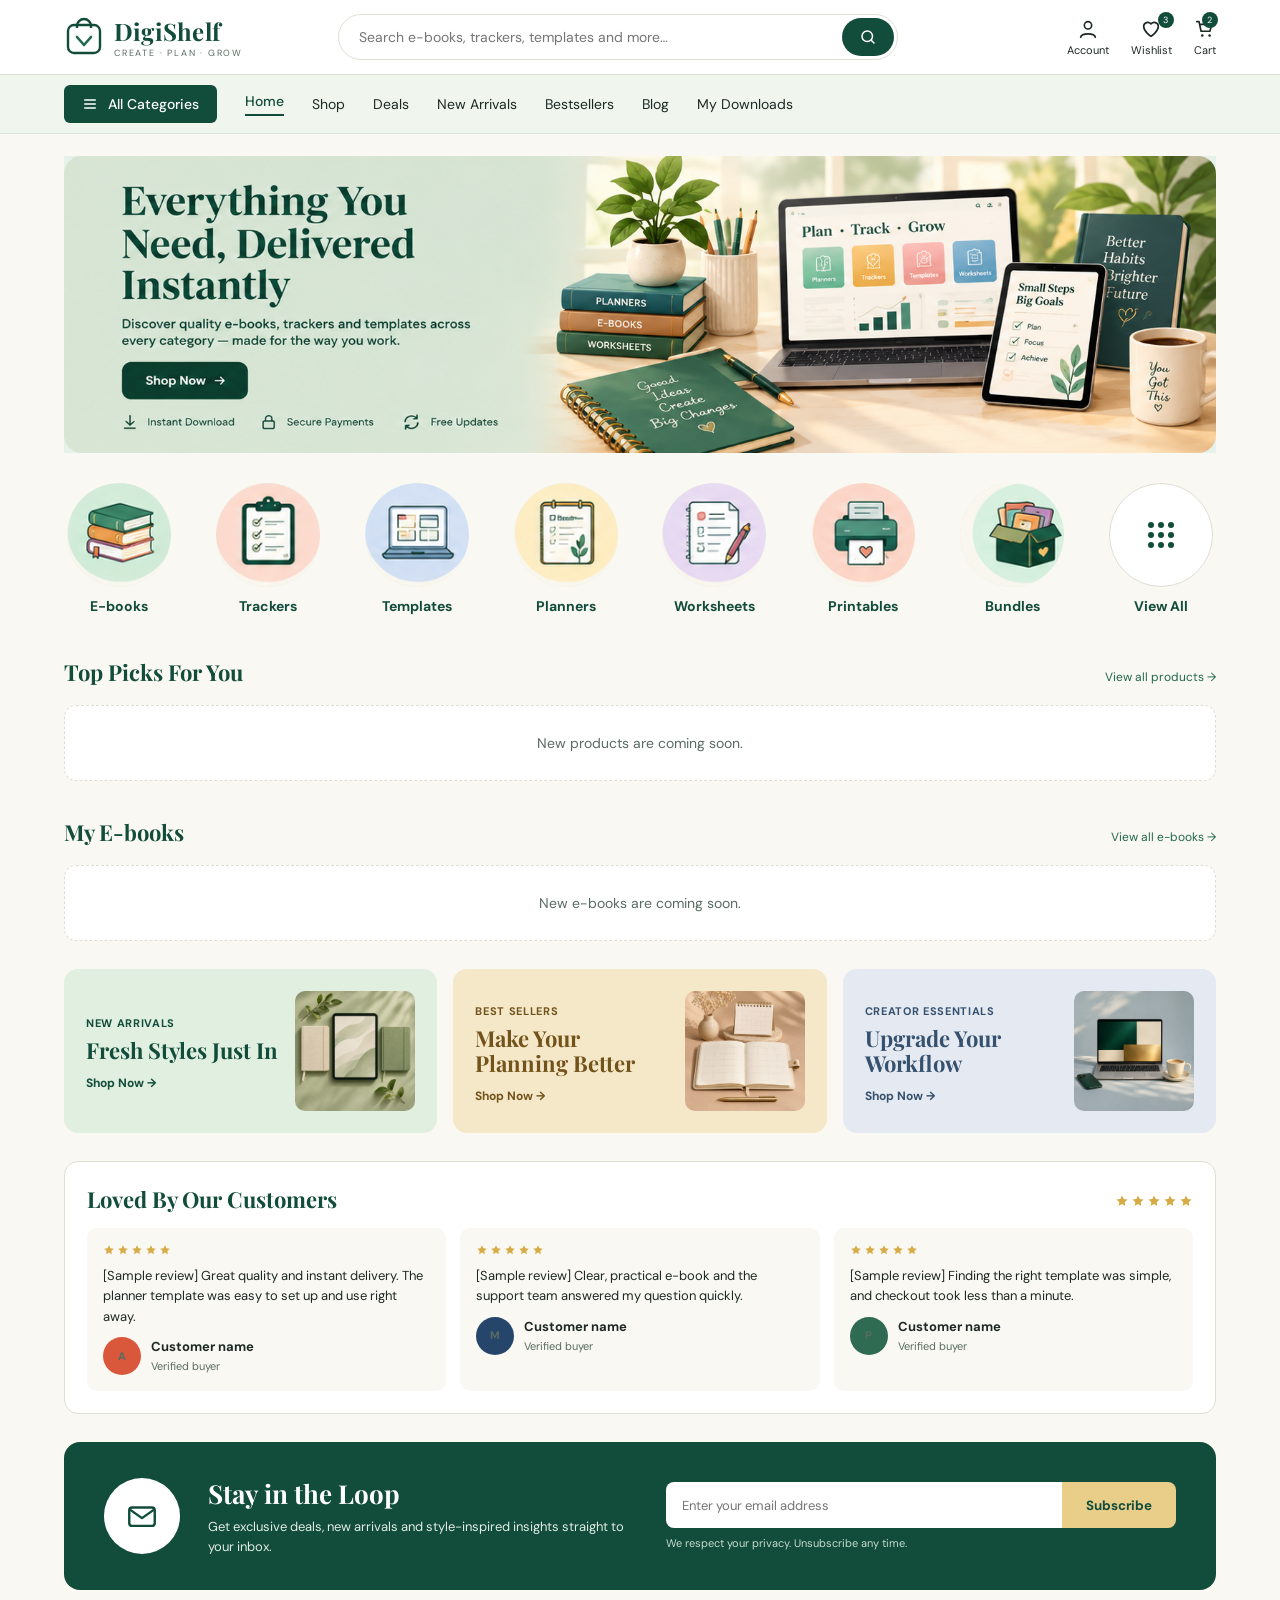
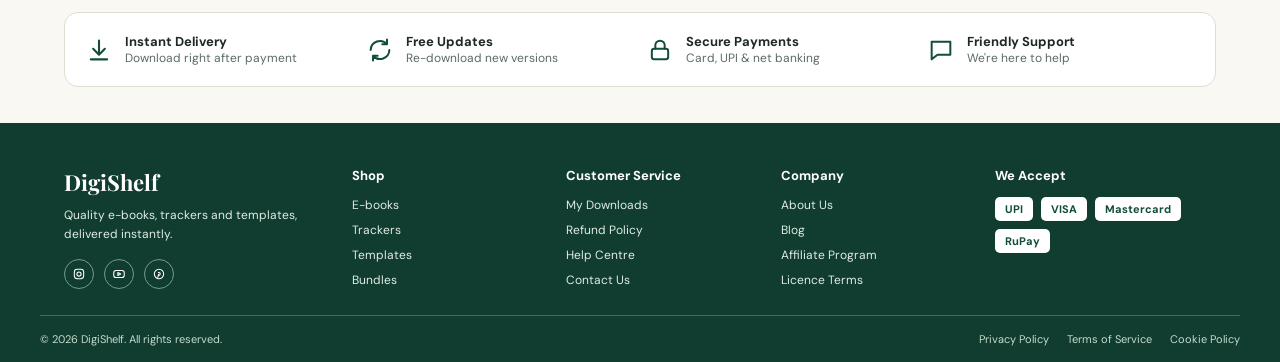
<file: index.html>
<!doctype html>
<html lang="en">
<head>
<meta charset="utf-8">
<meta name="viewport" content="width=device-width, initial-scale=1">
<title>DigiShelf – Digital Products Store</title>
<link rel="preconnect" href="https://fonts.googleapis.com">
<link href="https://fonts.googleapis.com/css2?family=DM+Sans:wght@400;500;700&family=Playfair+Display:wght@600;700&display=swap" rel="stylesheet">
<link rel="stylesheet" href="style.css">

</head>
<body>

<svg width="0" height="0" style="position:absolute" aria-hidden="true">
<symbol id="star" viewBox="0 0 24 24"><path d="M12 2.5l2.9 6.1 6.6.8-4.9 4.6 1.3 6.6L12 17.2 6.1 20.6l1.3-6.6L2.5 9.4l6.6-.8z" fill="currentColor"/></symbol>
<symbol id="cart" viewBox="0 0 24 24"><path d="M3 4h2.5l2.2 10.5h9.6L19.5 7H6.5" fill="none" stroke="currentColor" stroke-width="1.8" stroke-linecap="round" stroke-linejoin="round"/><circle cx="9" cy="19" r="1.4" fill="currentColor"/><circle cx="17" cy="19" r="1.4" fill="currentColor"/></symbol>
<symbol id="dl" viewBox="0 0 24 24"><path d="M12 4v11M7 11l5 5 5-5M5 20h14" fill="none" stroke="currentColor" stroke-width="1.8" stroke-linecap="round" stroke-linejoin="round"/></symbol>
</svg>

<!-- HEADER -->
<header class="top">
<div class="wrap">
<a href="index.html" class="logo">
<svg width="40" height="40" viewBox="0 0 40 40" aria-hidden="true"><rect x="4" y="8" width="32" height="28" rx="6" fill="none" stroke="#124c3b" stroke-width="2.4"/><path d="M13 8V6a7 7 0 0 1 14 0v2" fill="none" stroke="#124c3b" stroke-width="2.4" transform="translate(0 3)"/><path d="M13 20l7 8 7-8" fill="none" stroke="#21684f" stroke-width="2.6" stroke-linecap="round" stroke-linejoin="round"/></svg>
<span><b>DigiShelf</b><small>Create · Plan · Grow</small></span>
</a>
<form class="search" action="category.html" method="get"><input type="hidden" name="cat" value="all">
<label for="q" class="sr">Search</label>
<input id="q" name="q" type="text" placeholder="Search e-books, trackers, templates and more…">
<button type="submit" aria-label="Search"><svg width="18" height="18" viewBox="0 0 24 24" fill="none" stroke="#fff" stroke-width="2" stroke-linecap="round"><circle cx="11" cy="11" r="7"/><path d="M20 20l-4-4"/></svg></button>
</form>
<div class="icons">
<a href="#" class="ico"><svg width="22" height="22" viewBox="0 0 24 24" fill="none" stroke="#1d2924" stroke-width="1.8" stroke-linecap="round"><circle cx="12" cy="8" r="4"/><path d="M4 21c1-5 15-5 16 0"/></svg>Account</a>
<a href="#" class="ico"><svg width="22" height="22" viewBox="0 0 24 24" fill="none" stroke="#1d2924" stroke-width="1.8" stroke-linejoin="round"><path d="M12 20s-8-5-8-11a4.5 4.5 0 0 1 8-2.5A4.5 4.5 0 0 1 20 9c0 6-8 11-8 11z"/></svg>Wishlist<i>3</i></a>
<a href="#" class="ico"><svg width="22" height="22" style="color:#1d2924"><use href="#cart"/></svg>Cart<i>2</i></a>
</div>
</div>
</header>
<nav class="menu">
<div class="wrap">
<a href="#" class="allcat"><svg width="16" height="16" viewBox="0 0 24 24" fill="none" stroke="#fff" stroke-width="2" stroke-linecap="round"><path d="M4 6h16M4 12h16M4 18h16"/></svg>All Categories</a>
<a href="index.html" class="cur">Home</a><a href="category.html?cat=all">Shop</a><a href="#">Deals</a><a href="#">New Arrivals</a><a href="#">Bestsellers</a><a href="#">Blog</a><a href="#">My Downloads</a>
</div>
</nav>

<main class="wrap">

<section class="hero-banner" aria-label="Featured collections">
<img src="images/hero.png" alt="Everything You Need, Delivered Instantly — quality e-books, trackers and templates across every category">
<a class="shop-hit" href="category.html?cat=all" aria-label="Shop Now"></a>
</section>

<!-- CATEGORY ICONS (clickable, managed from admin panel) -->
<nav aria-label="Browse categories"><ul class="cats" id="cats"></ul></nav>

<!-- TOP PICKS -->
<section class="sec" id="shop">
<div class="sec-h"><h2>Top Picks For You</h2><a href="category.html?cat=all">View all products →</a></div>
<div class="grid" id="top-picks" aria-live="polite"><div class="empty">Loading products…</div></div>
</section>


<!-- MY E-BOOKS (managed from admin panel) -->
<section class="sec" id="ebooks">
<div class="sec-h"><h2>My E-books</h2><a href="category.html?cat=ebooks">View all e-books →</a></div>
<div class="pgrid" id="ebook-list"><div class="empty">Loading e-books…</div></div>
</section>

<!-- PROMO BANNERS -->
<section class="promos" aria-label="Collections">
<div class="promo" style="background:#e0efdf;color:#124c3b"><div><small>New Arrivals</small><h3>Fresh Styles Just In</h3><a href="category.html?cat=all">Shop Now →</a></div>
<img class="promo-photo" src="images/promos/arrivals.png" alt="Tablet and notebooks on a soft sage background" width="120" height="120" loading="lazy"></div>
<div class="promo" style="background:#f5e8c8;color:#72531b"><div><small>Best Sellers</small><h3>Make Your Planning Better</h3><a href="category.html?cat=planners">Shop Now →</a></div>
<img class="promo-photo" src="images/promos/planning.png" alt="Planner and desk calendar on a warm cream background" width="120" height="120" loading="lazy"></div>
<div class="promo" style="background:#e5eaf2;color:#35516e"><div><small>Creator Essentials</small><h3>Upgrade Your Workflow</h3><a href="category.html?cat=templates">Shop Now →</a></div>
<img class="promo-photo" src="images/promos/workflow.png" alt="Laptop and creative workspace on a soft blue background" width="120" height="120" loading="lazy"></div>
</section>

<!-- REVIEWS -->
<section class="rev">
<div class="sec-h"><h2>Loved By Our Customers</h2><div class="stars" aria-label="Five star rating"><svg width="14" height="14"><use href="#star"/></svg><svg width="14" height="14"><use href="#star"/></svg><svg width="14" height="14"><use href="#star"/></svg><svg width="14" height="14"><use href="#star"/></svg><svg width="14" height="14"><use href="#star"/></svg></div></div>
<div class="revs">
<div class="r"><div class="stars"><svg width="12" height="12"><use href="#star"/></svg><svg width="12" height="12"><use href="#star"/></svg><svg width="12" height="12"><use href="#star"/></svg><svg width="12" height="12"><use href="#star"/></svg><svg width="12" height="12"><use href="#star"/></svg></div><div>[Sample review] Great quality and instant delivery. The planner template was easy to set up and use right away.</div><div class="who"><span class="av" style="background:#d9573b">A</span><div><b>Customer name</b><span>Verified buyer</span></div></div></div>
<div class="r"><div class="stars"><svg width="12" height="12"><use href="#star"/></svg><svg width="12" height="12"><use href="#star"/></svg><svg width="12" height="12"><use href="#star"/></svg><svg width="12" height="12"><use href="#star"/></svg><svg width="12" height="12"><use href="#star"/></svg></div><div>[Sample review] Clear, practical e-book and the support team answered my question quickly.</div><div class="who"><span class="av" style="background:#26456b">M</span><div><b>Customer name</b><span>Verified buyer</span></div></div></div>
<div class="r"><div class="stars"><svg width="12" height="12"><use href="#star"/></svg><svg width="12" height="12"><use href="#star"/></svg><svg width="12" height="12"><use href="#star"/></svg><svg width="12" height="12"><use href="#star"/></svg><svg width="12" height="12"><use href="#star"/></svg></div><div>[Sample review] Finding the right template was simple, and checkout took less than a minute.</div><div class="who"><span class="av" style="background:#2f6b52">P</span><div><b>Customer name</b><span>Verified buyer</span></div></div></div>
</div>
</section>

<!-- NEWSLETTER -->
<section class="loop">
<span class="mail"><svg width="34" height="34" viewBox="0 0 24 24" fill="none" stroke="#124c3b" stroke-width="1.7" stroke-linejoin="round"><rect x="3" y="6" width="18" height="13" rx="2"/><path d="M3.5 7.5L12 13.5l8.5-6"/></svg></span>
<div class="txt"><h2>Stay in the Loop</h2><p>Get exclusive deals, new arrivals and style-inspired insights straight to your inbox.</p></div>
<form onsubmit="return false">
<label for="em" class="sr">Email address</label>
<input id="em" type="email" placeholder="Enter your email address">
<button type="submit">Subscribe</button>
<small>We respect your privacy. Unsubscribe any time.</small>
</form>
</section>

<!-- PERKS -->
<section class="perks">
<div class="perk"><svg width="28" height="28" style="color:#124c3b"><use href="#dl"/></svg><div><b>Instant Delivery</b>Download right after payment</div></div>
<div class="perk"><svg width="28" height="28" viewBox="0 0 24 24" fill="none" stroke="#124c3b" stroke-width="1.7" stroke-linecap="round" stroke-linejoin="round"><path d="M4 12a8 8 0 0 1 14-5M20 12a8 8 0 0 1-14 5M18 3v4h-4M6 21v-4h4"/></svg><div><b>Free Updates</b>Re-download new versions</div></div>
<div class="perk"><svg width="28" height="28" viewBox="0 0 24 24" fill="none" stroke="#124c3b" stroke-width="1.7" stroke-linecap="round" stroke-linejoin="round"><rect x="5" y="11" width="14" height="9" rx="2"/><path d="M8 11V8a4 4 0 0 1 8 0v3"/></svg><div><b>Secure Payments</b>Card, UPI &amp; net banking</div></div>
<div class="perk"><svg width="28" height="28" viewBox="0 0 24 24" fill="none" stroke="#124c3b" stroke-width="1.7" stroke-linecap="round" stroke-linejoin="round"><path d="M4 5h16v11H9l-5 4z"/></svg><div><b>Friendly Support</b>We're here to help</div></div>
</section>

</main>

<!-- FOOTER -->
<footer>
<div class="wrap fcols">
<div class="fcol"><b style="font-family:var(--serif);font-size:22px;color:#fff">DigiShelf</b><p>Quality e-books, trackers and templates, delivered instantly.</p>
<div class="soc">
<a href="#" aria-label="Instagram"><svg width="14" height="14" viewBox="0 0 24 24" fill="none" stroke="#fff" stroke-width="1.8"><rect x="4" y="4" width="16" height="16" rx="5"/><circle cx="12" cy="12" r="3.6"/></svg></a>
<a href="#" aria-label="YouTube"><svg width="14" height="14" viewBox="0 0 24 24" fill="none" stroke="#fff" stroke-width="1.8" stroke-linejoin="round"><rect x="3" y="6" width="18" height="12" rx="4"/><path d="M10 9.5l5 2.5-5 2.5z"/></svg></a>
<a href="#" aria-label="Pinterest"><svg width="14" height="14" viewBox="0 0 24 24" fill="none" stroke="#fff" stroke-width="1.8" stroke-linecap="round"><circle cx="12" cy="12" r="8"/><path d="M11 9.5c1.6-.6 3 .4 3 1.9 0 1.7-1.3 3.1-2.6 2.6M11.3 12.5L10 18"/></svg></a>
</div></div>
<div class="fcol"><h4>Shop</h4><a href="category.html?cat=ebooks">E-books</a><a href="category.html?cat=trackers">Trackers</a><a href="category.html?cat=templates">Templates</a><a href="category.html?cat=bundles">Bundles</a></div>
<div class="fcol"><h4>Customer Service</h4><a href="#">My Downloads</a><a href="#">Refund Policy</a><a href="#">Help Centre</a><a href="#">Contact Us</a></div>
<div class="fcol"><h4>Company</h4><a href="#">About Us</a><a href="#">Blog</a><a href="#">Affiliate Program</a><a href="#">Licence Terms</a></div>
<div class="fcol"><h4>We Accept</h4><div class="pay"><span>UPI</span><span>VISA</span><span>Mastercard</span><span>RuPay</span></div></div>
</div>
<div class="wrap copy"><span>© 2026 DigiShelf. All rights reserved.</span><div><a href="#">Privacy Policy</a><a href="#">Terms of Service</a><a href="#">Cookie Policy</a></div></div>
</footer>

<script src="app.js"></script>
<script>
document.querySelectorAll('.heart').forEach(function(b){b.addEventListener('click',function(){b.classList.toggle('on')})});
</script>
</body>
</html>
</file>
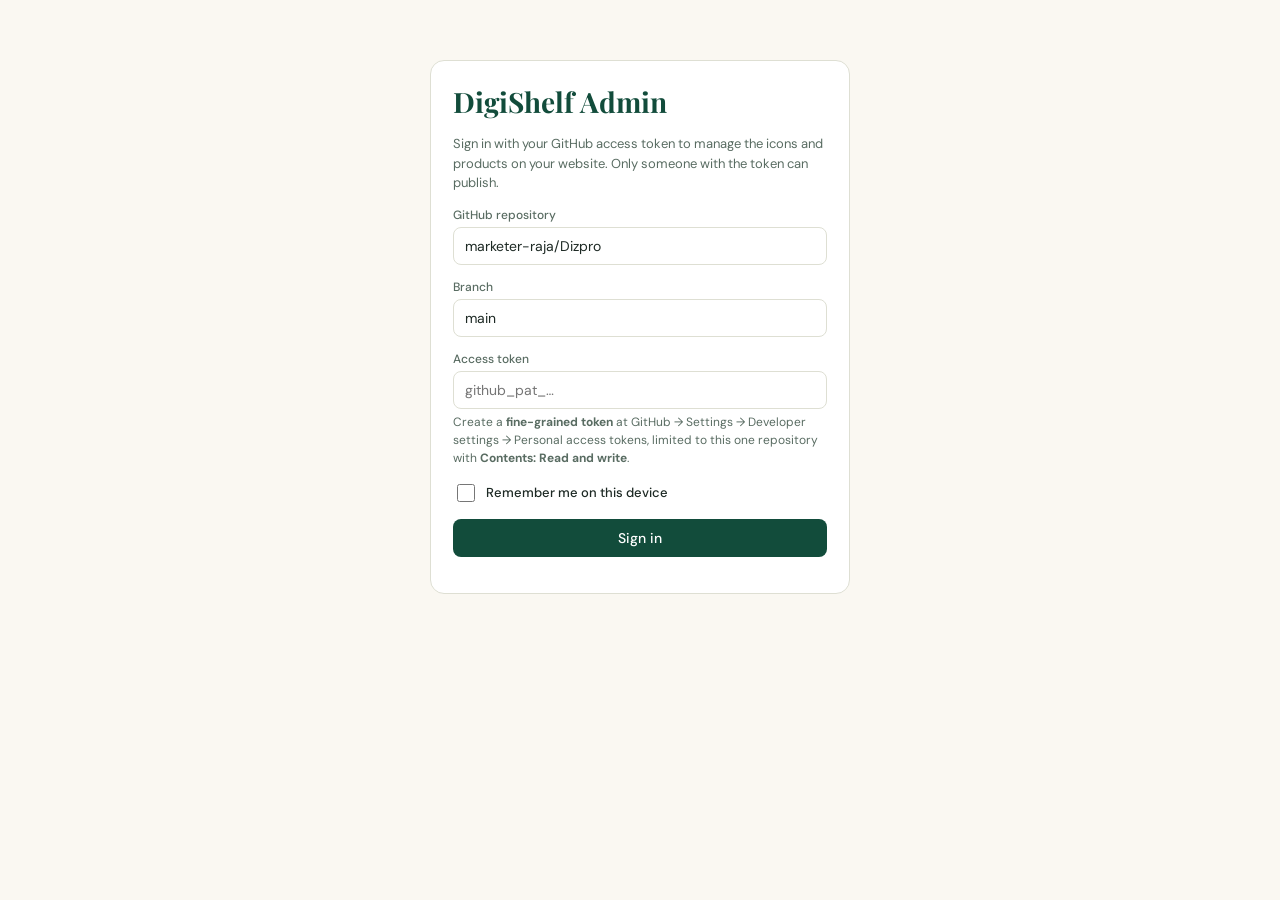
<file: admin.html>
<!doctype html>
<html lang="en">
<head>
<meta charset="utf-8">
<meta name="viewport" content="width=device-width, initial-scale=1">
<meta name="robots" content="noindex,nofollow">
<title>Admin – DigiShelf</title>
<link href="https://fonts.googleapis.com/css2?family=DM+Sans:wght@400;500;700&family=Playfair+Display:wght@600;700&display=swap" rel="stylesheet">
<style>
:root{--g:#124c3b;--g2:#21684f;--mint:#e5f1e9;--cream:#faf8f2;--ink:#1d2924;--muted:#596c62;--gold:#d7ab45;--line:#dedfd3;--red:#c0392b;--serif:'Playfair Display',Georgia,serif}
*{box-sizing:border-box}
body{margin:0;font-family:'DM Sans',system-ui,sans-serif;background:var(--cream);color:var(--ink);font-size:14px}
h1,h2,h3{font-family:var(--serif);margin:0;color:var(--g)}
a{color:var(--g2)}
button,input,select,textarea{font-family:inherit;font-size:14px}
input[type=text],input[type=password],input[type=number],input[type=url],select,textarea{width:100%;padding:9px 11px;border:1px solid var(--line);border-radius:8px;background:#fff;color:var(--ink)}
textarea{min-height:70px;resize:vertical}
label{display:block;font-weight:500;font-size:12px;color:var(--muted);margin:0 0 4px}
.btn{border:0;border-radius:8px;padding:10px 18px;font-weight:500;cursor:pointer;background:var(--g);color:#fff}
.btn:hover{background:var(--g2)}
.btn.ghost{background:#fff;color:var(--g);border:1px solid var(--line)}
.btn.ghost:hover{background:var(--mint)}
.btn.danger{background:#fff;color:var(--red);border:1px solid #efc4be}
.btn.sm{padding:6px 12px;font-size:12px}
.btn:disabled{opacity:.5;cursor:not-allowed}
.wrap{max-width:1000px;margin:0 auto;padding:0 20px}
.bar{background:#fff;border-bottom:1px solid var(--line);position:sticky;top:0;z-index:5}
.bar .wrap{display:flex;align-items:center;gap:14px;padding-top:12px;padding-bottom:12px;flex-wrap:wrap}
.bar h1{font-size:22px;margin-right:auto}
.pill{font-size:12px;padding:4px 10px;border-radius:999px;background:var(--mint);color:var(--g)}
.pill.dirty{background:#fde9c7;color:#7a5200}
.box{background:#fff;border:1px solid var(--line);border-radius:14px;padding:22px;margin-top:20px}
.login{max-width:460px;margin:60px auto}
.login .box{display:grid;gap:14px}
.tabs{display:flex;gap:8px;margin-top:20px}
.tab{padding:9px 18px;border-radius:999px;border:1px solid var(--line);background:#fff;cursor:pointer;font-weight:500}
.tab.on{background:var(--g);color:#fff;border-color:var(--g)}
.row{display:flex;gap:14px;align-items:flex-start;padding:14px 0;border-bottom:1px solid var(--line)}
.row:last-child{border-bottom:0}
.thumb{width:64px;height:64px;border-radius:50%;object-fit:cover;background:var(--mint);flex:none}
.thumb.sq{border-radius:8px}
.grow{flex:1;min-width:0;display:grid;gap:10px}
.two{display:grid;grid-template-columns:1fr 1fr;gap:10px}
.three{display:grid;grid-template-columns:1fr 1fr 1fr;gap:10px}
.acts{display:flex;gap:8px;flex-wrap:wrap;align-items:center}
.sw{display:inline-flex;align-items:center;gap:8px;cursor:pointer;font-weight:500;font-size:13px;color:var(--ink);margin:0}
.sw input{width:18px;height:18px;accent-color:var(--g)}
.tag{font-size:11px;padding:2px 8px;border-radius:999px;background:var(--mint);color:var(--g)}
.tag.draft{background:#eee;color:#666}
.msg{padding:10px 14px;border-radius:8px;margin-top:16px;font-size:13px}
.msg.err{background:#fbe5e2;color:#8a1f13}.msg.ok{background:#e0f1e4;color:#14532d}.msg.info{background:#eff4ed;color:var(--muted)}
.hint{font-size:12px;color:var(--muted);margin:4px 0 0;line-height:1.5}
.pt{display:flex;justify-content:space-between;align-items:center;gap:10px;flex-wrap:wrap;margin-bottom:6px}
.hide{display:none!important}
dialog{border:0;border-radius:14px;padding:24px;width:min(560px,94vw);box-shadow:0 20px 60px rgba(0,0,0,.25)}
dialog::backdrop{background:rgba(13,59,46,.45)}
dialog form{display:grid;gap:12px}
@media(max-width:640px){.two,.three{grid-template-columns:1fr}.row{flex-wrap:wrap}}
</style>
</head>
<body>

<!-- LOGIN -->
<div id="login" class="wrap login">
  <div class="box">
    <h1>DigiShelf Admin</h1>
    <p class="hint" style="font-size:13px;margin:0">Sign in with your GitHub access token to manage the icons and products on your website. Only someone with the token can publish.</p>
    <div><label for="repo">GitHub repository</label><input id="repo" type="text" value="marketer-raja/Dizpro" placeholder="owner/repository"></div>
    <div><label for="branch">Branch</label><input id="branch" type="text" value="main"></div>
    <div><label for="token">Access token</label><input id="token" type="password" autocomplete="off" placeholder="github_pat_…">
      <p class="hint">Create a <b>fine-grained token</b> at GitHub → Settings → Developer settings → Personal access tokens, limited to this one repository with <b>Contents: Read and write</b>.</p></div>
    <label class="sw"><input id="remember" type="checkbox"> Remember me on this device</label>
    <button class="btn" id="connect">Sign in</button>
    <div id="loginMsg"></div>
  </div>
</div>

<!-- APP -->
<div id="app" class="hide">
  <div class="bar"><div class="wrap">
    <h1>DigiShelf Admin</h1>
    <span class="pill" id="state">All changes published</span>
    <a class="btn ghost sm" href="index.html" target="_blank" style="text-decoration:none">View site ↗</a>
    <button class="btn ghost sm" id="backup">Download backup</button>
    <button class="btn" id="publish" disabled>Publish to website</button>
    <button class="btn ghost sm" id="logout">Sign out</button>
  </div></div>
  <div class="wrap">
    <div id="appMsg"></div>
    <div class="tabs"><button class="tab on" data-t="icons">Icons (categories)</button><button class="tab" data-t="products">Products</button></div>

    <section id="t-icons" class="box">
      <div class="pt"><h2>Homepage icons</h2><button class="btn sm" id="addIcon">+ Add icon</button></div>
      <p class="hint">Each icon on the homepage links to its own page (<code>category.html?cat=…</code>) listing the products you publish in it. Leave the link blank to use that page, or paste any custom link. Untick “Published” to hide an icon.</p>
      <div id="iconList"></div>
    </section>

    <section id="t-products" class="box hide">
      <div class="pt"><h2>Products</h2>
        <div class="acts"><select id="filterCat" style="width:auto"></select><button class="btn sm" id="addProd">+ Add product</button></div></div>
      <p class="hint">The six newest products marked <b>Published</b> appear in “Top Picks For You”. Published e-books also appear in “My E-books”. All published products appear in the shop and their category pages. Save your product, then click <b>Publish to website</b> to make it live.</p>
      <div id="prodList"></div>
    </section>
  </div>
</div>

<!-- PRODUCT DIALOG -->
<dialog id="pdlg">
  <form method="dialog" id="pform">
    <h2 id="pdlgTitle">Add product</h2>
    <div><label for="p_title">Title *</label><input id="p_title" type="text" required></div>
    <div class="two">
      <div><label for="p_cat">Icon / category *</label><select id="p_cat"></select></div>
      <div><label for="p_link">Buy / download link *</label><input id="p_link" type="url" placeholder="https://…" required></div>
    </div>
    <div class="two">
      <div><label for="p_price">Price (₹)</label><input id="p_price" type="number" min="0" step="1" placeholder="299"></div>
      <div><label for="p_mrp">Original price (₹, optional)</label><input id="p_mrp" type="number" min="0" step="1" placeholder="365"></div>
    </div>
    <div><label for="p_desc">Short description</label><textarea id="p_desc" maxlength="200"></textarea></div>
    <div><label>Cover image</label>
      <div class="acts"><img id="p_prev" class="thumb sq hide" alt=""><input id="p_file" type="file" accept="image/*"></div>
      <p class="hint">Resized automatically and uploaded when you publish.</p></div>
    <label class="sw"><input id="p_pub" type="checkbox" checked> Published (visible on the website)</label>
    <div class="acts" style="justify-content:flex-end"><button type="button" class="btn ghost" id="pcancel">Cancel</button><button type="submit" class="btn">Save</button></div>
  </form>
</dialog>

<script>
(function(){
'use strict';
var $=function(id){return document.getElementById(id)};
var DATA_PATH='data/products.json';
var S={repo:'',branch:'main',token:'',sha:null,data:null,dirty:false,editing:null,pendingImg:null};

function esc(s){return String(s==null?'':s).replace(/[&<>"']/g,function(c){return{'&':'&amp;','<':'&lt;','>':'&gt;','"':'&quot;',"'":'&#39;'}[c]})}
function msg(el,t,type){el.innerHTML=t?'<div class="msg '+(type||'info')+'">'+esc(t)+'</div>':''}
function slug(s){return String(s).toLowerCase().replace(/[^a-z0-9]+/g,'-').replace(/^-|-$/g,'')||'item'}
function uid(){return 'p'+Date.now().toString(36)+Math.random().toString(36).slice(2,5)}
function setDirty(v){S.dirty=v;$('state').textContent=v?'Unpublished changes':'All changes published';$('state').className='pill'+(v?' dirty':'');$('publish').disabled=!v}

/* ---------- GitHub API ---------- */
function api(path,opt){
  opt=opt||{};
  return fetch('https://api.github.com/repos/'+S.repo+'/contents/'+path+(opt.method==='PUT'?'':'?ref='+encodeURIComponent(S.branch)),{
    method:opt.method||'GET',
    headers:{'Accept':'application/vnd.github+json','Authorization':'Bearer '+S.token,'X-GitHub-Api-Version':'2022-11-28'},
    body:opt.body?JSON.stringify(opt.body):undefined
  }).then(function(r){
    return r.json().catch(function(){return{}}).then(function(j){
      if(!r.ok){var e=new Error(j.message||('HTTP '+r.status));e.status=r.status;throw e}
      return j;
    });
  });
}
function utf8ToB64(str){var b=new TextEncoder().encode(str),s='';for(var i=0;i<b.length;i+=8192)s+=String.fromCharCode.apply(null,b.subarray(i,i+8192));return btoa(s)}
function b64ToUtf8(b64){var bin=atob(b64.replace(/\s/g,'')),a=new Uint8Array(bin.length);for(var i=0;i<bin.length;i++)a[i]=bin.charCodeAt(i);return new TextDecoder().decode(a)}
function friendly(e){
  if(e.status===401)return 'GitHub rejected the token (401). Check that it is correct and not expired.';
  if(e.status===403||e.status===404)return 'Access denied or repository not found ('+e.status+'). Make sure the repo name is right and the token has “Contents: Read and write” on it.';
  if(e.status===409||e.status===422)return 'The site data changed on GitHub meanwhile. Sign out, sign in again and retry. ('+e.message+')';
  return e.message||'Something went wrong.';
}
function loadRemote(){
  return api(DATA_PATH).then(function(f){S.sha=f.sha;S.data=JSON.parse(b64ToUtf8(f.content))});
}

/* ---------- login ---------- */
function connect(){
  S.repo=$('repo').value.trim().replace(/^https?:\/\/github\.com\//,'').replace(/\.git$/,'').replace(/\/$/,'');
  S.branch=$('branch').value.trim()||'main';
  S.token=$('token').value.trim();
  if(!/^[\w.-]+\/[\w.-]+$/.test(S.repo)||!S.token){msg($('loginMsg'),'Enter the repository (owner/name) and your token.','err');return}
  msg($('loginMsg'),'Connecting…','info');$('connect').disabled=true;
  loadRemote().then(function(){
    var store=$('remember').checked?localStorage:sessionStorage;
    try{localStorage.removeItem('ds_admin');sessionStorage.removeItem('ds_admin');store.setItem('ds_admin',JSON.stringify({repo:S.repo,branch:S.branch,token:S.token}))}catch(e){}
    $('login').classList.add('hide');$('app').classList.remove('hide');
    S.data.categories=S.data.categories||[];S.data.products=S.data.products||[];
    renderAll();setDirty(false);
  }).catch(function(e){msg($('loginMsg'),friendly(e),'err')}).then(function(){$('connect').disabled=false});
}
$('connect').onclick=connect;
$('token').addEventListener('keydown',function(e){if(e.key==='Enter')connect()});
$('logout').onclick=function(){if(S.dirty&&!confirm('You have unpublished changes. Sign out anyway?'))return;try{localStorage.removeItem('ds_admin');sessionStorage.removeItem('ds_admin')}catch(e){}location.reload()};
(function restore(){
  try{var s=JSON.parse(localStorage.getItem('ds_admin')||sessionStorage.getItem('ds_admin')||'null');
    if(s){$('repo').value=s.repo;$('branch').value=s.branch;$('token').value=s.token;$('remember').checked=!!localStorage.getItem('ds_admin');connect()}}catch(e){}
})();
window.addEventListener('beforeunload',function(e){if(S.dirty){e.preventDefault();e.returnValue=''}});

/* ---------- tabs ---------- */
document.querySelectorAll('.tab').forEach(function(b){b.onclick=function(){
  document.querySelectorAll('.tab').forEach(function(x){x.classList.toggle('on',x===b)});
  $('t-icons').classList.toggle('hide',b.dataset.t!=='icons');$('t-products').classList.toggle('hide',b.dataset.t!=='products');
}});

/* ---------- image helpers ---------- */
function resizeImage(file,max,cb,circle){
  var rd=new FileReader();
  rd.onload=function(){var im=new Image();im.onload=function(){
    var w=im.width,h=im.height,k=Math.min(1,max/Math.max(w,h));w=Math.round(w*k);h=Math.round(h*k);
    var c=document.createElement('canvas');c.width=w;c.height=h;var x=c.getContext('2d');
    if(!circle){x.fillStyle='#fff';x.fillRect(0,0,w,h)}
    x.drawImage(im,0,0,w,h);
    cb(circle?c.toDataURL('image/png'):c.toDataURL('image/jpeg',.85));
  };im.onerror=function(){alert('That file is not a valid image.')};im.src=rd.result};
  rd.readAsDataURL(file);
}

/* ---------- icons ---------- */
function renderIcons(){
  var box=$('iconList');
  if(!S.data.categories.length){box.innerHTML='<p class="hint">No icons yet.</p>';return}
  box.innerHTML=S.data.categories.map(function(c,i){
    return '<div class="row" data-i="'+i+'">'+
    '<img class="thumb" src="'+esc(c.icon||'')+'" alt="">'+
    '<div class="grow">'+
      '<div class="two"><div><label>Icon name</label><input type="text" data-f="name" value="'+esc(c.name)+'"></div>'+
      '<div><label>Link (blank = its own page)</label><input type="text" data-f="link" value="'+esc(c.link||'')+'" placeholder="category.html?cat='+esc(c.id)+'"></div></div>'+
      '<div><label>Page description</label><input type="text" data-f="description" value="'+esc(c.description||'')+'"></div>'+
      '<div class="acts"><label class="sw"><input type="checkbox" data-f="visible"'+(c.visible!==false?' checked':'')+'> Published</label>'+
      '<label class="btn ghost sm" style="margin:0;cursor:pointer">Change picture<input type="file" accept="image/*" data-f="icon" hidden></label>'+
      '<button class="btn ghost sm" data-a="up">↑</button><button class="btn ghost sm" data-a="down">↓</button>'+
      '<button class="btn danger sm" data-a="del">Delete</button></div>'+
    '</div></div>';
  }).join('');
}
$('iconList').addEventListener('input',function(e){
  var row=e.target.closest('.row');if(!row||!e.target.dataset.f||e.target.type==='file')return;
  var c=S.data.categories[+row.dataset.i],f=e.target.dataset.f;
  c[f]=e.target.type==='checkbox'?e.target.checked:e.target.value;setDirty(true);
});
$('iconList').addEventListener('change',function(e){
  if(e.target.dataset.f!=='icon'||!e.target.files[0])return;
  var row=e.target.closest('.row'),c=S.data.categories[+row.dataset.i];
  resizeImage(e.target.files[0],220,function(d){c.icon=d;setDirty(true);renderIcons()},true);
});
$('iconList').addEventListener('click',function(e){
  var a=e.target.dataset.a;if(!a)return;
  var i=+e.target.closest('.row').dataset.i,L=S.data.categories;
  if(a==='del'){
    var n=S.data.products.filter(function(p){return p.category===L[i].id}).length;
    if(!confirm('Delete the “'+L[i].name+'” icon?'+(n?' Its '+n+' product(s) will stay saved but won’t show on any icon page.':'')))return;
    L.splice(i,1);
  }else{var j=a==='up'?i-1:i+1;if(j<0||j>=L.length)return;var t=L[i];L[i]=L[j];L[j]=t}
  setDirty(true);renderAll();
});
$('addIcon').onclick=function(){
  var name=prompt('Name of the new icon (e.g. Courses):');if(!name||!name.trim())return;
  var id=slug(name),base=id,n=2;
  while(S.data.categories.some(function(c){return c.id===id}))id=base+'-'+n++;
  S.data.categories.push({id:id,name:name.trim(),icon:'images/icons/bundles.png',link:'',visible:true,description:''});
  setDirty(true);renderAll();
};

/* ---------- products ---------- */
function catOptions(sel,all){
  return (all?'<option value="all">All icons</option>':'')+S.data.categories.map(function(c){return '<option value="'+esc(c.id)+'"'+(c.id===sel?' selected':'')+'>'+esc(c.name)+'</option>'}).join('');
}
function renderProducts(){
  var f=$('filterCat').value||'all';
  var L=S.data.products.filter(function(p){return f==='all'||p.category===f});
  var names={};S.data.categories.forEach(function(c){names[c.id]=c.name});
  $('prodList').innerHTML=L.length?L.map(function(p){
    return '<div class="row" data-id="'+esc(p.id)+'">'+
      (p.image?'<img class="thumb sq" src="'+esc(p.image)+'" alt="">':'<div class="thumb sq"></div>')+
      '<div class="grow" style="gap:4px"><b>'+esc(p.title)+'</b>'+
      '<div><span class="tag">'+esc(names[p.category]||p.category)+'</span> <span class="tag '+(p.published===false?'draft':'')+'">'+(p.published===false?'Draft':'Published')+'</span> '+
      (p.price?'₹'+esc(p.price):'Free')+'</div></div>'+
      '<div class="acts"><button class="btn ghost sm" data-a="toggle">'+(p.published===false?'Publish':'Unpublish')+'</button>'+
      '<button class="btn ghost sm" data-a="edit">Edit</button><button class="btn danger sm" data-a="del">Delete</button></div></div>';
  }).join(''):'<p class="hint">No products here yet. Click “+ Add product”.</p>';
}
$('filterCat').onchange=renderProducts;
$('prodList').addEventListener('click',function(e){
  var a=e.target.dataset.a;if(!a)return;
  var id=e.target.closest('.row').dataset.id,L=S.data.products;
  var p=L.filter(function(x){return x.id===id})[0];if(!p)return;
  if(a==='toggle'){p.published=p.published===false;setDirty(true);renderProducts()}
  else if(a==='del'){if(confirm('Delete “'+p.title+'”?')){L.splice(L.indexOf(p),1);setDirty(true);renderProducts()}}
  else openDlg(p);
});
$('addProd').onclick=function(){
  if(!S.data.categories.length){alert('Add an icon first.');return}
  openDlg(null);
};
function openDlg(p){
  S.editing=p;S.pendingImg=p?p.image||'':'';
  $('pdlgTitle').textContent=p?'Edit product':'Add product';
  $('p_cat').innerHTML=catOptions(p?p.category:($('filterCat').value!=='all'?$('filterCat').value:'ebooks'));
  $('p_title').value=p?p.title:'';$('p_link').value=p?p.link||'':'';
  $('p_price').value=p&&p.price?p.price:'';$('p_mrp').value=p&&p.mrp?p.mrp:'';
  $('p_desc').value=p?p.description||'':'';$('p_pub').checked=p?p.published!==false:true;
  $('p_file').value='';
  $('p_prev').classList.toggle('hide',!S.pendingImg);$('p_prev').src=S.pendingImg||'';
  $('pdlg').showModal();
}
$('p_file').onchange=function(){
  if(!this.files[0])return;
  resizeImage(this.files[0],700,function(d){S.pendingImg=d;$('p_prev').src=d;$('p_prev').classList.remove('hide')});
};
$('pcancel').onclick=function(){$('pdlg').close()};
$('pform').onsubmit=function(e){
  e.preventDefault();
  var o={title:$('p_title').value.trim(),category:$('p_cat').value,link:$('p_link').value.trim(),
    price:Number($('p_price').value)||0,mrp:Number($('p_mrp').value)||0,description:$('p_desc').value.trim(),
    image:S.pendingImg||'',published:$('p_pub').checked};
  if(!o.title||!o.link)return;
  if(S.editing){Object.assign(S.editing,o)}
  else{o.id=uid();o.created=new Date().toISOString();S.data.products.push(o)}
  $('pdlg').close();setDirty(true);$('filterCat').value=o.category;renderProducts();
};

function renderAll(){
  renderIcons();
  var cur=$('filterCat').value||'all';
  $('filterCat').innerHTML=catOptions(cur,true);
  renderProducts();
}

/* ---------- publish ---------- */
function uploadDataUrl(dataUrl,folder,name){
  var m=/^data:image\/(\w+);base64,(.+)$/.exec(dataUrl);if(!m)return Promise.reject(new Error('Bad image data'));
  var ext=m[1]==='jpeg'?'jpg':m[1],path=folder+'/'+name+'-'+Date.now().toString(36)+'.'+ext;
  return api(path,{method:'PUT',body:{message:'Admin: upload '+path,content:m[2],branch:S.branch}}).then(function(){return path});
}
$('publish').onclick=function(){
  var btn=$('publish');btn.disabled=true;btn.textContent='Publishing…';msg($('appMsg'),'Uploading images and saving…','info');
  var jobs=[];
  S.data.categories.forEach(function(c){if(/^data:image/.test(c.icon||''))jobs.push(uploadDataUrl(c.icon,'images/icons',slug(c.id)).then(function(p){c.icon=p}))});
  S.data.products.forEach(function(p){if(/^data:image/.test(p.image||''))jobs.push(uploadDataUrl(p.image,'images/products',slug(p.title).slice(0,40)).then(function(x){p.image=x}))});
  Promise.all(jobs).then(function(){
    return api(DATA_PATH).then(function(f){return f.sha}).catch(function(e){if(e.status===404)return undefined;throw e});
  }).then(function(sha){
    S.data.updated=new Date().toISOString();
    var body={message:'Admin: update site content',content:utf8ToB64(JSON.stringify(S.data,null,2)+'\n'),branch:S.branch};
    if(sha)body.sha=sha;
    return api(DATA_PATH,{method:'PUT',body:body});
  }).then(function(r){
    S.sha=r.content.sha;setDirty(false);renderAll();
    msg($('appMsg'),'Published! GitHub Pages usually shows the update within 1–2 minutes (refresh the site to see it).','ok');
  }).catch(function(e){
    msg($('appMsg'),'Could not publish: '+friendly(e),'err');
  }).then(function(){btn.textContent='Publish to website';btn.disabled=!S.dirty});
};

$('backup').onclick=function(){
  var a=document.createElement('a');a.href=URL.createObjectURL(new Blob([JSON.stringify(S.data,null,2)],{type:'application/json'}));
  a.download='products-backup.json';a.click();
};
})();
</script>
</body>
</html>
</file>
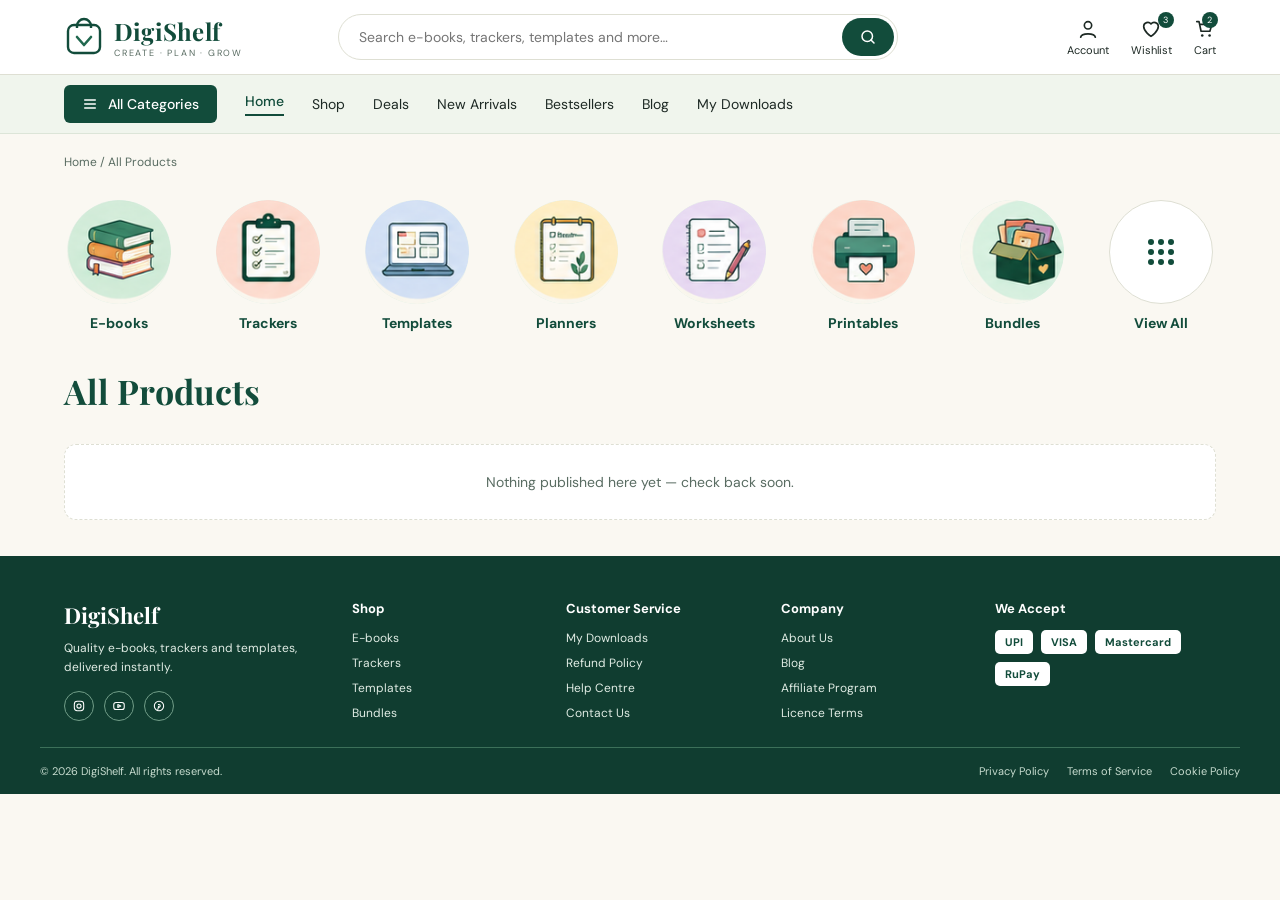
<file: category.html>
<!doctype html>
<html lang="en">
<head>
<meta charset="utf-8">
<meta name="viewport" content="width=device-width, initial-scale=1">
<title>Shop – DigiShelf</title>
<link rel="preconnect" href="https://fonts.googleapis.com">
<link href="https://fonts.googleapis.com/css2?family=DM+Sans:wght@400;500;700&family=Playfair+Display:wght@600;700&display=swap" rel="stylesheet">
<link rel="stylesheet" href="style.css">

</head>
<body>

<svg width="0" height="0" style="position:absolute" aria-hidden="true">
<symbol id="star" viewBox="0 0 24 24"><path d="M12 2.5l2.9 6.1 6.6.8-4.9 4.6 1.3 6.6L12 17.2 6.1 20.6l1.3-6.6L2.5 9.4l6.6-.8z" fill="currentColor"/></symbol>
<symbol id="cart" viewBox="0 0 24 24"><path d="M3 4h2.5l2.2 10.5h9.6L19.5 7H6.5" fill="none" stroke="currentColor" stroke-width="1.8" stroke-linecap="round" stroke-linejoin="round"/><circle cx="9" cy="19" r="1.4" fill="currentColor"/><circle cx="17" cy="19" r="1.4" fill="currentColor"/></symbol>
<symbol id="dl" viewBox="0 0 24 24"><path d="M12 4v11M7 11l5 5 5-5M5 20h14" fill="none" stroke="currentColor" stroke-width="1.8" stroke-linecap="round" stroke-linejoin="round"/></symbol>
</svg>

<!-- HEADER -->
<header class="top">
<div class="wrap">
<a href="index.html" class="logo">
<svg width="40" height="40" viewBox="0 0 40 40" aria-hidden="true"><rect x="4" y="8" width="32" height="28" rx="6" fill="none" stroke="#124c3b" stroke-width="2.4"/><path d="M13 8V6a7 7 0 0 1 14 0v2" fill="none" stroke="#124c3b" stroke-width="2.4" transform="translate(0 3)"/><path d="M13 20l7 8 7-8" fill="none" stroke="#21684f" stroke-width="2.6" stroke-linecap="round" stroke-linejoin="round"/></svg>
<span><b>DigiShelf</b><small>Create · Plan · Grow</small></span>
</a>
<form class="search" action="category.html" method="get"><input type="hidden" name="cat" value="all">
<label for="q" class="sr">Search</label>
<input id="q" name="q" type="text" placeholder="Search e-books, trackers, templates and more…">
<button type="submit" aria-label="Search"><svg width="18" height="18" viewBox="0 0 24 24" fill="none" stroke="#fff" stroke-width="2" stroke-linecap="round"><circle cx="11" cy="11" r="7"/><path d="M20 20l-4-4"/></svg></button>
</form>
<div class="icons">
<a href="#" class="ico"><svg width="22" height="22" viewBox="0 0 24 24" fill="none" stroke="#1d2924" stroke-width="1.8" stroke-linecap="round"><circle cx="12" cy="8" r="4"/><path d="M4 21c1-5 15-5 16 0"/></svg>Account</a>
<a href="#" class="ico"><svg width="22" height="22" viewBox="0 0 24 24" fill="none" stroke="#1d2924" stroke-width="1.8" stroke-linejoin="round"><path d="M12 20s-8-5-8-11a4.5 4.5 0 0 1 8-2.5A4.5 4.5 0 0 1 20 9c0 6-8 11-8 11z"/></svg>Wishlist<i>3</i></a>
<a href="#" class="ico"><svg width="22" height="22" style="color:#1d2924"><use href="#cart"/></svg>Cart<i>2</i></a>
</div>
</div>
</header>
<nav class="menu">
<div class="wrap">
<a href="#" class="allcat"><svg width="16" height="16" viewBox="0 0 24 24" fill="none" stroke="#fff" stroke-width="2" stroke-linecap="round"><path d="M4 6h16M4 12h16M4 18h16"/></svg>All Categories</a>
<a href="index.html" class="cur">Home</a><a href="category.html?cat=all">Shop</a><a href="#">Deals</a><a href="#">New Arrivals</a><a href="#">Bestsellers</a><a href="#">Blog</a><a href="#">My Downloads</a>
</div>
</nav>

<main class="wrap">
<div class="crumbs"><a href="index.html">Home</a> / <span id="crumb">Shop</span></div>
<ul class="cats" id="cats"></ul>
<div class="page-h"><h1 id="ptitle">Shop</h1><p id="pdesc"></p></div>
<section class="sec" style="padding-top:18px"><div class="pgrid" id="plist"><div class="empty">Loading…</div></div></section>
</main>

<!-- FOOTER -->
<footer>
<div class="wrap fcols">
<div class="fcol"><b style="font-family:var(--serif);font-size:22px;color:#fff">DigiShelf</b><p>Quality e-books, trackers and templates, delivered instantly.</p>
<div class="soc">
<a href="#" aria-label="Instagram"><svg width="14" height="14" viewBox="0 0 24 24" fill="none" stroke="#fff" stroke-width="1.8"><rect x="4" y="4" width="16" height="16" rx="5"/><circle cx="12" cy="12" r="3.6"/></svg></a>
<a href="#" aria-label="YouTube"><svg width="14" height="14" viewBox="0 0 24 24" fill="none" stroke="#fff" stroke-width="1.8" stroke-linejoin="round"><rect x="3" y="6" width="18" height="12" rx="4"/><path d="M10 9.5l5 2.5-5 2.5z"/></svg></a>
<a href="#" aria-label="Pinterest"><svg width="14" height="14" viewBox="0 0 24 24" fill="none" stroke="#fff" stroke-width="1.8" stroke-linecap="round"><circle cx="12" cy="12" r="8"/><path d="M11 9.5c1.6-.6 3 .4 3 1.9 0 1.7-1.3 3.1-2.6 2.6M11.3 12.5L10 18"/></svg></a>
</div></div>
<div class="fcol"><h4>Shop</h4><a href="category.html?cat=ebooks">E-books</a><a href="category.html?cat=trackers">Trackers</a><a href="category.html?cat=templates">Templates</a><a href="category.html?cat=bundles">Bundles</a></div>
<div class="fcol"><h4>Customer Service</h4><a href="#">My Downloads</a><a href="#">Refund Policy</a><a href="#">Help Centre</a><a href="#">Contact Us</a></div>
<div class="fcol"><h4>Company</h4><a href="#">About Us</a><a href="#">Blog</a><a href="#">Affiliate Program</a><a href="#">Licence Terms</a></div>
<div class="fcol"><h4>We Accept</h4><div class="pay"><span>UPI</span><span>VISA</span><span>Mastercard</span><span>RuPay</span></div></div>
</div>
<div class="wrap copy"><span>© 2026 DigiShelf. All rights reserved.</span><div><a href="#">Privacy Policy</a><a href="#">Terms of Service</a><a href="#">Cookie Policy</a></div></div>
</footer>

<script src="app.js"></script>
</body>
</html>
</file>
<file: style.css>
:root{--g:#124c3b;--g2:#21684f;--mint:#e5f1e9;--cream:#faf8f2;--paper:#ffffff;--ink:#1d2924;--muted:#596c62;--gold:#d7ab45;--line:#dedfd3;--serif:'Playfair Display',Georgia,serif}
*{box-sizing:border-box}
body{margin:0;font-family:'DM Sans',system-ui,sans-serif;background:var(--cream);color:var(--ink)}
a{color:inherit;text-decoration:none}
a:hover{text-decoration:underline}
button,input{font-family:inherit}
:focus-visible{outline:2px solid var(--gold);outline-offset:2px}
.wrap{max-width:1200px;margin:0 auto;padding:0 24px}
h1,h2,h3{font-family:var(--serif);margin:0}
.sr{position:absolute;left:-9999px}
svg{display:block}

/* top header */
.top{background:var(--paper);border-bottom:1px solid var(--line)}
.top .wrap{display:flex;flex-wrap:wrap;align-items:center;gap:20px;padding-top:14px;padding-bottom:14px}
.logo{display:flex;align-items:center;gap:10px}
.logo b{font-family:var(--serif);font-size:24px;color:var(--g);letter-spacing:.01em}
.logo small{display:block;font-size:9px;letter-spacing:.2em;color:var(--muted);text-transform:uppercase}
.search{flex:1 1 320px;display:flex;border:1px solid var(--line);border-radius:999px;background:#fff;overflow:hidden;max-width:560px;margin:0 auto}
.search input{flex:1;min-width:0;border:0;padding:0 20px;height:44px;font-size:14px;background:transparent}
.search button{width:52px;border:0;background:var(--g);color:#fff;cursor:pointer;display:flex;align-items:center;justify-content:center;border-radius:999px;margin:3px}
.icons{display:flex;gap:22px;margin-left:auto}
.ico{display:flex;flex-direction:column;align-items:center;gap:3px;font-size:11px;color:var(--ink);position:relative}
.ico i{position:absolute;top:-6px;right:-2px;background:var(--g);color:#fff;font-style:normal;font-size:9px;width:16px;height:16px;border-radius:50%;display:flex;align-items:center;justify-content:center}
.menu{background:var(--paper)}
.menu .wrap{display:flex;flex-wrap:wrap;align-items:center;gap:28px;padding-top:10px;padding-bottom:10px;font-size:14px}
.allcat{background:var(--g);color:#fff;border-radius:6px;padding:10px 18px;display:flex;align-items:center;gap:10px;font-weight:500}
.menu a.cur{border-bottom:2px solid var(--g);padding-bottom:4px;font-weight:500}

/* hero */
.hero{margin-top:22px;border-radius:18px;overflow:hidden;display:flex;flex-wrap:wrap;background:#deece0;position:relative}
.hero-text{flex:1 1 420px;padding:56px 48px;display:flex;flex-direction:column;justify-content:center;gap:18px;position:relative;z-index:1}
.hero-text h1{font-size:46px;line-height:1.1;color:var(--g);max-width:440px}
.hero-text p{margin:0;font-size:15px;line-height:1.6;color:#3c5649;max-width:400px}
.shop{align-self:flex-start;background:var(--g);color:#fff;padding:13px 24px;border-radius:8px;font-weight:500;font-size:14px;display:flex;align-items:center;gap:10px}
.badges{display:flex;flex-wrap:wrap;gap:22px;margin-top:10px;font-size:12px;color:#3c5649}
.badges span{display:flex;align-items:center;gap:8px}
.hero-img{flex:1 1 460px;min-height:380px;position:relative}
.hero-img>svg{width:100%;height:100%;min-height:380px}
.sale{position:absolute;top:22px;right:28px;background:var(--g);color:#fff;border-radius:6px;padding:12px 16px;text-align:center;line-height:1.15}
.sale small{display:block;font-size:9px;letter-spacing:.18em}
.sale b{display:block;font-size:11px;letter-spacing:.06em;margin-top:2px}
.sale em{display:block;font-style:normal;font-family:var(--serif);font-size:26px;color:var(--gold)}

.hero-banner{margin-top:22px}
.hero-banner img{display:block;width:100%;height:auto;border-radius:18px}

/* categories */

/* sections */
.sec{padding-top:36px}
.sec-h{display:flex;justify-content:space-between;align-items:baseline;margin-bottom:18px}
.sec-h h2{font-size:22px;color:var(--g)}
.sec-h a{font-size:12px;color:var(--muted)}
.grid{display:grid;grid-template-columns:repeat(6,minmax(0,1fr));gap:16px}
.card{background:#fff;border:1px solid var(--line);border-radius:12px;padding:10px;position:relative;display:flex;flex-direction:column;gap:6px}
.card .tile{border-radius:8px;background:#eff4ed;overflow:hidden}
.card .tile svg{width:100%;height:auto;transition:transform .25s}
.card:hover .tile svg{transform:scale(1.05)}
.off{position:absolute;top:16px;left:16px;background:#bd4939;color:#fff;font-size:10px;font-weight:700;padding:3px 7px;border-radius:4px;z-index:1}
.heart{position:absolute;top:14px;right:14px;width:26px;height:26px;border-radius:50%;background:#fff;border:0;display:flex;align-items:center;justify-content:center;cursor:pointer;z-index:1}
.heart.on path{fill:#bd4939;stroke:#bd4939}
.card h3{font-family:'DM Sans',sans-serif;font-size:13px;font-weight:500;margin:4px 0 0;line-height:1.3}
.stars{display:flex;gap:2px;color:var(--gold)}
.row{display:flex;align-items:center;justify-content:space-between;margin-top:auto}
.price b{font-size:15px}
.price s{font-size:11px;color:#8a948e;margin-left:6px}
.add{width:30px;height:30px;border-radius:8px;border:0;background:var(--g);color:#fff;display:flex;align-items:center;justify-content:center;cursor:pointer}

/* promos */
.promos{display:grid;grid-template-columns:repeat(3,minmax(0,1fr));gap:16px;padding-top:28px}
.promo{border-radius:14px;padding:22px;display:flex;justify-content:space-between;align-items:center;gap:10px;min-height:150px}
.promo small{font-size:11px;font-weight:700;letter-spacing:.06em;text-transform:uppercase}
.promo h3{font-size:22px;line-height:1.15;margin:6px 0 12px}
.promo a{font-size:12px;font-weight:700;display:flex;gap:6px;align-items:center}
.promo svg{flex:none;width:120px;height:auto}

/* reviews */
.rev{background:#fff;border:1px solid var(--line);border-radius:14px;padding:22px;margin-top:28px}
.rev .sec-h{margin-bottom:14px}
.revs{display:grid;grid-template-columns:repeat(3,minmax(0,1fr));gap:14px}
.r{background:var(--cream);border-radius:10px;padding:16px;display:flex;flex-direction:column;gap:10px;font-size:13px;line-height:1.55}
.who{display:flex;align-items:center;gap:10px;font-size:12px}
.av{width:38px;height:38px;border-radius:50%;display:flex;align-items:center;justify-content:center;font-weight:700;color:#fff;font-size:14px}
.who b{display:block;font-size:13px}
.who span{color:var(--muted);font-size:11px}

/* newsletter */
.loop{background:var(--g);color:#fff;border-radius:16px;margin-top:28px;padding:34px 40px;display:flex;flex-wrap:wrap;align-items:center;gap:28px}
.loop .mail{width:76px;height:76px;border-radius:50%;background:#fff;display:flex;align-items:center;justify-content:center;flex:none}
.loop .txt{flex:1 1 260px}
.loop h2{font-size:26px}
.loop p{margin:6px 0 0;font-size:13px;color:#e0ece4;line-height:1.5}
.loop form{flex:1 1 340px;display:flex;flex-wrap:wrap}
.loop input{flex:1 1 200px;min-width:0;height:46px;border:0;border-radius:8px 0 0 8px;padding:0 16px;font-size:13px}
.loop button{height:46px;border:0;border-radius:0 8px 8px 0;background:#e8ce89;color:var(--g);font-weight:700;padding:0 24px;cursor:pointer}
.loop small{flex-basis:100%;font-size:11px;color:#c6dbce;margin-top:8px}

/* perks */
.perks{display:grid;grid-template-columns:repeat(4,minmax(0,1fr));gap:12px;margin-top:22px;background:#fff;border:1px solid var(--line);border-radius:14px;padding:20px}
.perk{display:flex;align-items:center;gap:12px;font-size:12px;color:var(--muted)}
.perk b{display:block;font-size:13px;color:var(--ink)}

/* footer */
footer{background:var(--g);color:#fff;margin-top:36px}
.fcols{display:grid;grid-template-columns:1.4fr 1fr 1fr 1fr 1.2fr;gap:30px;padding-top:44px;padding-bottom:26px}
.fcol{display:flex;flex-direction:column;gap:9px;font-size:12px;color:#e0ece4}
.fcol h4{margin:0 0 4px;font-size:13px;color:#fff}
.fcol p{margin:0;line-height:1.55}
.soc{display:flex;gap:10px;margin-top:6px}
.soc a{width:30px;height:30px;border:1px solid #719d88;border-radius:50%;display:flex;align-items:center;justify-content:center}
.pay{display:flex;flex-wrap:wrap;gap:8px}
.pay span{background:#fff;color:var(--g);font-weight:700;font-size:11px;border-radius:5px;padding:5px 10px}
.copy{border-top:1px solid #3c7059;padding:16px 0;display:flex;flex-wrap:wrap;justify-content:space-between;gap:10px;font-size:11px;color:#c6dbce}
.copy div{display:flex;gap:18px}

@media (max-width:1000px){.grid{grid-template-columns:repeat(3,minmax(0,1fr))}.promos,.revs{grid-template-columns:1fr}.perks{grid-template-columns:repeat(2,1fr)}.fcols{grid-template-columns:repeat(2,1fr)}.hero-text{padding:40px 28px}.hero-text h1{font-size:36px}}
@media (max-width:560px){.grid{grid-template-columns:repeat(2,minmax(0,1fr))}.icons{display:none}.loop{padding:26px}}

/* hero (cropped image, clickable) */
.hero-banner{position:relative}
.hero-banner img{display:block;width:100%;height:auto;border-radius:18px}
.hero-banner .shop-hit{position:absolute;left:5.1%;top:68.5%;width:11%;height:12.5%;border-radius:8px}
.hero-banner .shop-hit:hover{background:rgba(255,255,255,.12);text-decoration:none}

/* category icons */
.cats{list-style:none;margin:0;padding:30px 0 6px;display:flex;flex-wrap:wrap;justify-content:space-between;gap:18px}
.cats li{display:contents}
.cat{width:110px;display:flex;flex-direction:column;align-items:center;gap:10px;font-size:14px;font-weight:700;text-align:center;color:var(--g)}
.cat:hover{text-decoration:none}
.cat .c{width:104px;height:104px;border-radius:50%;display:flex;align-items:center;justify-content:center;background:var(--mint);transition:transform .2s,box-shadow .2s;overflow:hidden}
.cat .c img{width:100%;height:100%;display:block}
.cat:hover .c,.cat:focus-visible .c{transform:translateY(-4px);box-shadow:0 8px 18px rgba(13,59,46,.18)}
.cat .c.all{background:#fff;border:1px solid var(--line)}

/* product cards (dynamic) */
.pgrid{display:grid;grid-template-columns:repeat(auto-fill,minmax(180px,1fr));gap:16px}
.pcard{background:#fff;border:1px solid var(--line);border-radius:12px;padding:10px;display:flex;flex-direction:column;gap:6px;position:relative;color:inherit}
.pcard:hover{text-decoration:none;box-shadow:0 8px 20px rgba(13,59,46,.12)}
.pcard .cover{aspect-ratio:1/1;border-radius:8px;background:#eff4ed;overflow:hidden;display:flex;align-items:center;justify-content:center}
.pcard .cover img{width:100%;height:100%;object-fit:cover;display:block}
.pcard .ph{font-family:var(--serif);font-size:44px;color:var(--g);opacity:.5}
.pcard h3{font-family:'DM Sans',sans-serif;font-size:14px;font-weight:500;margin:4px 0 0;line-height:1.3}
.pcard p{margin:0;font-size:12px;color:var(--muted);line-height:1.4}
.pcard .buy{margin-top:auto;display:flex;align-items:center;justify-content:space-between;gap:8px;padding-top:6px}
.pcard .btn{background:var(--g);color:#fff;border-radius:8px;padding:7px 14px;font-size:12px;font-weight:500}
.empty{background:#fff;border:1px dashed var(--line);border-radius:12px;padding:28px;text-align:center;color:var(--muted);font-size:14px}
.page-h{padding:30px 0 6px}
.page-h h1{font-size:34px;color:var(--g)}
.page-h p{margin:6px 0 0;color:var(--muted)}
.crumbs{font-size:12px;color:var(--muted);padding-top:20px}
@media (max-width:700px){.cats{justify-content:center}.cat{width:96px}.cat .c{width:86px;height:86px}}

/* Colour refinement only — original structure, spacing and typography retained. */
.menu{background:#f0f5ed;border-bottom:1px solid #dce5d8}
.menu a.cur{color:#124c3b}
.search button:hover,.allcat:hover,.add:hover,.pcard .btn:hover{background:#21684f}
.loop button:hover{background:#f0dba3}
.sec-h a{color:#21684f}
footer{background:#103d30}
.hero-banner{background:#e5f1e9}

/* Empty catalogs use the existing product section width. */
#top-picks > .empty,#ebook-list > .empty,#plist > .empty{grid-column:1/-1}

/* Photos replace only the three original promotional illustrations. */
.promo .promo-photo{flex:none;width:120px;height:120px;object-fit:cover;border-radius:10px;display:block}
@media(max-width:380px){.promo .promo-photo{width:96px;height:96px}}
</file>
